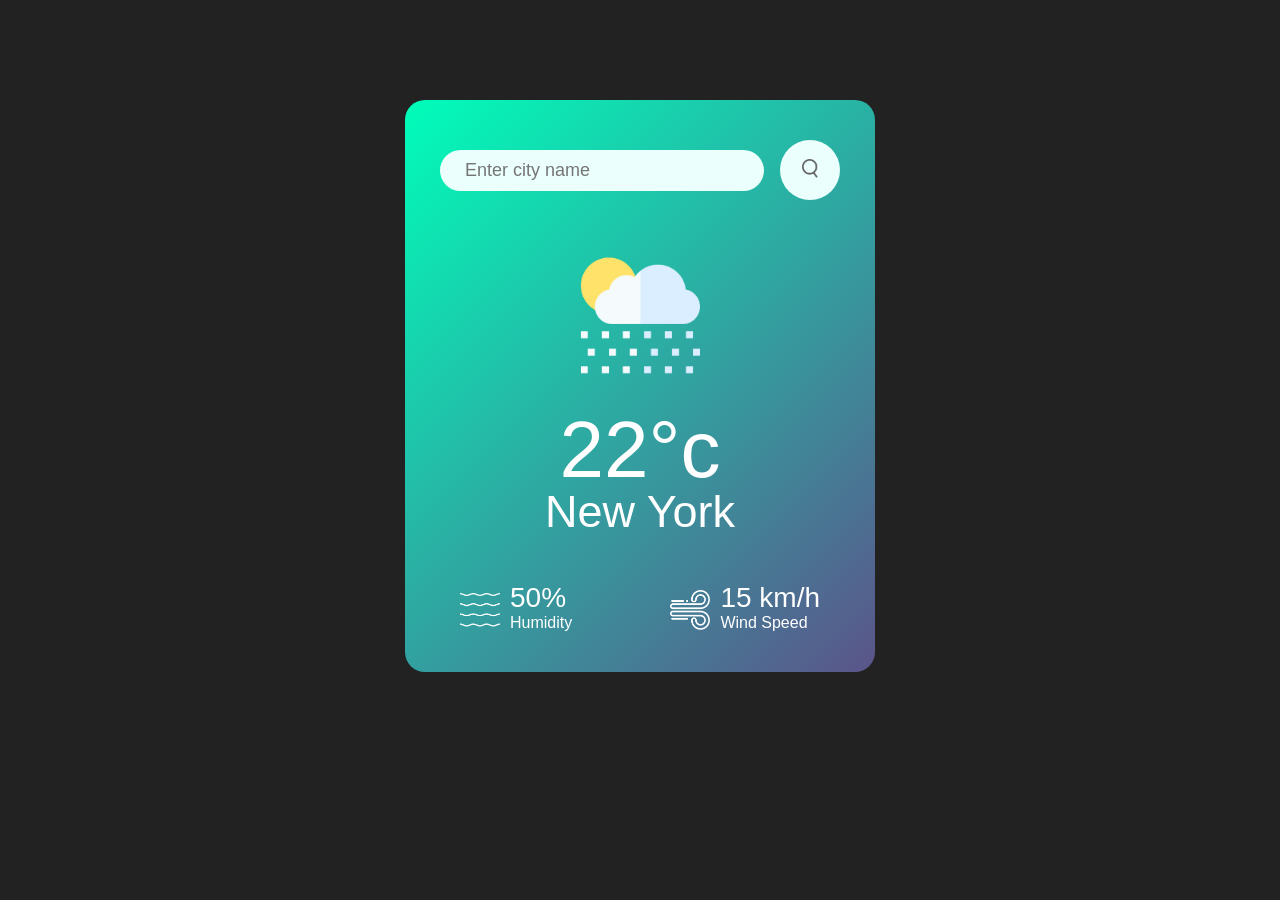
<file: index.html>
<!DOCTYPE html>
<html lang="en">
  <head>
    <meta charset="UTF-8" />
    <meta name="viewport" content="width=device-width, initial-scale=1.0" />
    <title>Document</title>
    <link rel="stylesheet" href="style.css" />
  </head>
  <body>
    <div class="card">
      <div class="search">
        <input type="text" placeholder="Enter city name" spellcheck="false" />
        <button><img src="./images/search.png" /></button>
      </div>

      <div class="weather">
        <img src="./images/rain.png" class="weather-icon" />
        <h1 class="temp">22°c</h1>
        <h2 class="city">New York</h2>
        <div class="details">
          <div class="col">
            <img src="./images/humidity.png" />
            <div>
              <p class="humidity">50%</p>
              <p>Humidity</p>
            </div>
          </div>
          <div class="col">
            <img src="./images/wind.png" />
            <div>
              <p class="wind">15 km/h</p>
              <p>Wind Speed</p>
            </div>
          </div>
        </div>
      </div>
    </div>

    <!-- <script>
      const apiKey = "8178b76e6035a7fedc56ace705e70231";
      const apiUrl =
        "https://api.openweathermap.org/data/2.5/weather?units=metric&q=";
      const searchBox = document.querySelector(".search input");
      const searchBtn = document.querySelector(".search button");

      async function checkWeather() {
        const response = await fetch(apiUrl + city + `&appid=${apiKey}`);
        const data = await response.json();
        console.log(data);

        document.querySelector(".city").innerHTML = data.name;
        document.querySelector(".temp").innerHTML =
          Math.round(data.main.temp) + "°c";
        document.querySelector(".humidity").innerHTML =
          data.main.humidity + "%";
        document.querySelector(".wind").innerHTML = data.wind.speed + " km/h";
      }

      searchBtn.addEventListener("click", () => {
        checkWeather(searchBox.value);
      });
    </script> -->
    <script>
      const apiKey = "8178b76e6035a7fedc56ace705e70231";
      const apiUrl =
        "https://api.openweathermap.org/data/2.5/weather?units=metric&q=";

      const searchBox = document.querySelector(".search input");
      const searchBtn = document.querySelector(".search button");

      async function checkWeather(city) {
        const response = await fetch(apiUrl + city + `&appid=${apiKey}`);
        const data = await response.json();

        console.log(data);

        document.querySelector(".city").innerHTML = data.name;
        document.querySelector(".temp").innerHTML =
          Math.round(data.main.temp) + "°c";
        document.querySelector(".humidity").innerHTML =
          data.main.humidity + "%";
        document.querySelector(".wind").innerHTML = data.wind.speed + " km/h";
      }

      searchBtn.addEventListener("click", () => {
        checkWeather(searchBox.value);
      });
    </script>
  </body>
</html>
</file>
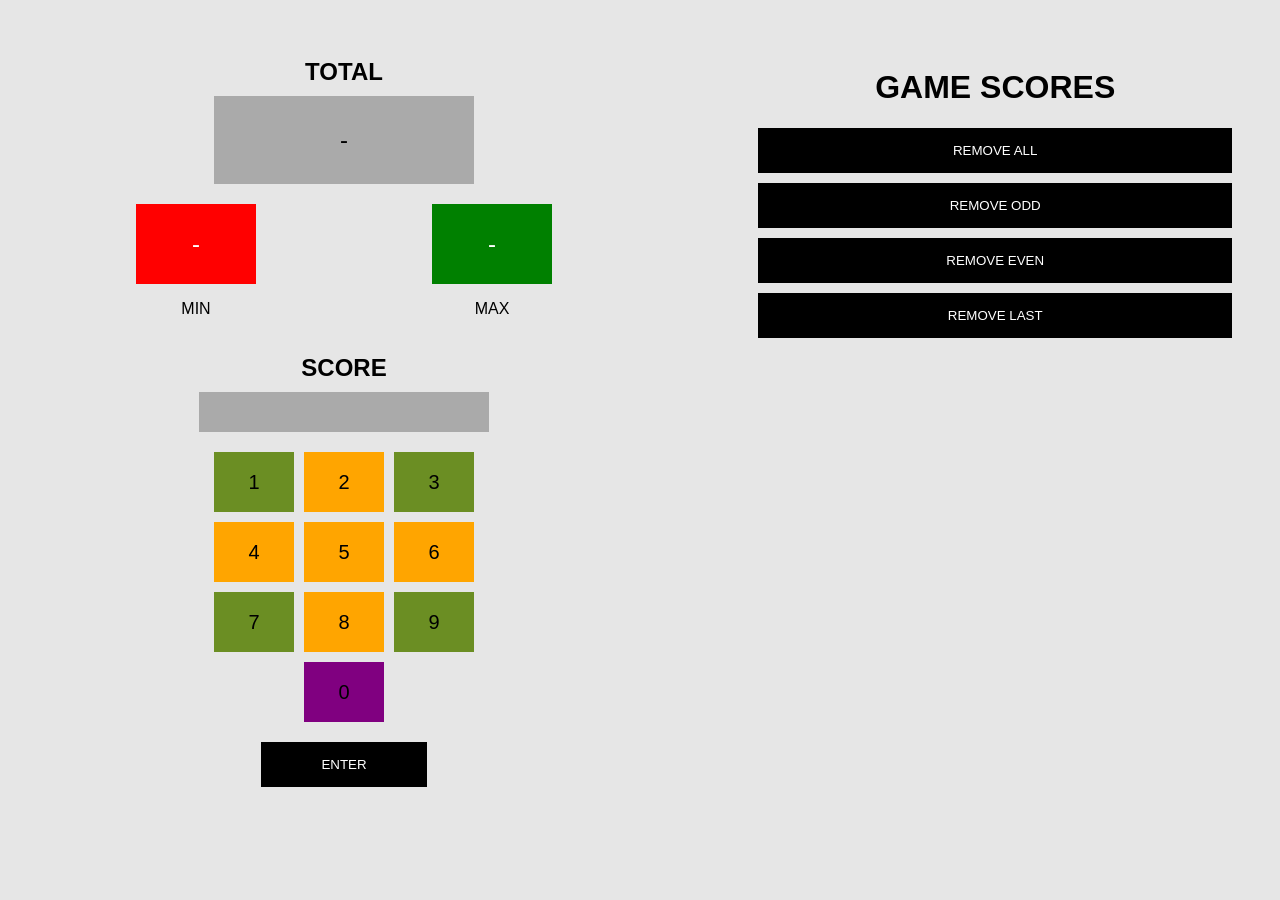
<file: EventListners(ScoreCardGame)/index.html>
<!doctype html>
<html lang="en">
  <head>
    <meta charset="UTF-8" />
    <meta name="viewport" content="width=device-width, initial-scale=1.0" />
    <link href="index.css" />
    <title>Score Game</title>
  </head>
  <style>
    body {
      font-family: Arial, sans-serif;
      background: #e6e6e6;
      display: flex;
      justify-content: space-between;
      padding: 40px;
    }

    .left {
      width: 50%;
      text-align: center;
    }

    .right {
      width: 40%;
    }
    .right h3 {
      text-align: center;
    }

    h2 {
      margin: 10px 0;
    }

    .box {
      background: #aaa;
      padding: 30px;
      margin: 10px auto;
      width: 200px;
      font-size: 24px;
    }

    .min-max {
      display: flex;
      justify-content: space-around;
      margin: 20px 0;
    }

    .min,
    .max {
      width: 120px;
      height: 80px;
      display: flex;
      align-items: center;
      justify-content: center;
      font-size: 24px;
      color: white;
    }

    .min {
      background: red;
    }
    .max {
      background: green;
    }

    .score-box {
      background: #aaa;
      width: 250px;
      margin: 10px auto;
      padding: 20px;
      font-size: 30px;
    }

    .keypad {
      display: grid;
      grid-template-columns: repeat(3, 80px);
      gap: 10px;
      justify-content: center;
      margin-top: 20px;
    }

    .keypad button {
      height: 60px;
      font-size: 20px;
      border: none;
      cursor: pointer;
      color: black;
    }

    .odd {
      background: #6b8e23;
    }
    .even {
      background: orange;
    }
    .zero {
      background: purple;
      color: white;
      grid-column: 2;
    }

    .enter {
      margin-top: 20px;
      background: black;
      color: white;
      padding: 15px 60px;
      border: none;
      cursor: pointer;
    }

    .right h1 {
      text-align: center;
    }

    ul {
      list-style: none;
      padding: 0;
      font-size: 20px;
      text-align: center;
    }

    .actions button {
      display: block;
      width: 100%;
      margin: 10px 0;
      padding: 15px;
      background: black;
      color: white;
      border: none;
      cursor: pointer;
    }
  </style>
  <body>
    <div class="left">
      <h2>TOTAL</h2>
      <div class="box" id="total" onClick="total()">-</div>

      <div class="min-max">
        <div>
          <div class="min" id="min">-</div>
          <p>MIN</p>
        </div>
        <div>
          <div class="max" id="max">-</div>
          <p>MAX</p>
        </div>
      </div>

      <h2>SCORE</h2>
      <div class="score-box" id="score"></div>

      <div class="keypad">
        <button class="odd">1</button>
        <button class="even">2</button>
        <button class="odd">3</button>
        <button class="even">4</button>
        <button class="even">5</button>
        <button class="even">6</button>
        <button class="odd">7</button>
        <button class="even">8</button>
        <button class="odd">9</button>
        <button class="zero">0</button>
      </div>

      <button class="enter" id="enter">ENTER</button>
    </div>

    <div class="right">
      <h1>GAME SCORES</h1>
      <!-- <h3>Game 1-30</h3>
      <h3>Game 2-50</h3>
      <h3>Game 3-100</h3>
      <h3>Game 4-300</h3>
      <h3>Game 5-20</h3>
      <h3>Game 5-50</h3>
      <h3>Game 5-50</h3> -->
      <ul id="list" style:{{text-align:center}}></ul>

      <div class="actions">
        <!-- <h1>GAME SCORES</h1> -->

        <button id="removeAll" onClick="removeAll()">REMOVE ALL</button>
        <button id="removeOdd" onclick="removeOdd()">REMOVE ODD</button>
        <button id="removeEven" onclick="removeEven()">REMOVE EVEN</button>
        <button id="removeLast" onclick="removeLast()">REMOVE LAST</button>
      </div>
    </div>
  </body>
  <script src="index.js"></script>
</html>
</file>
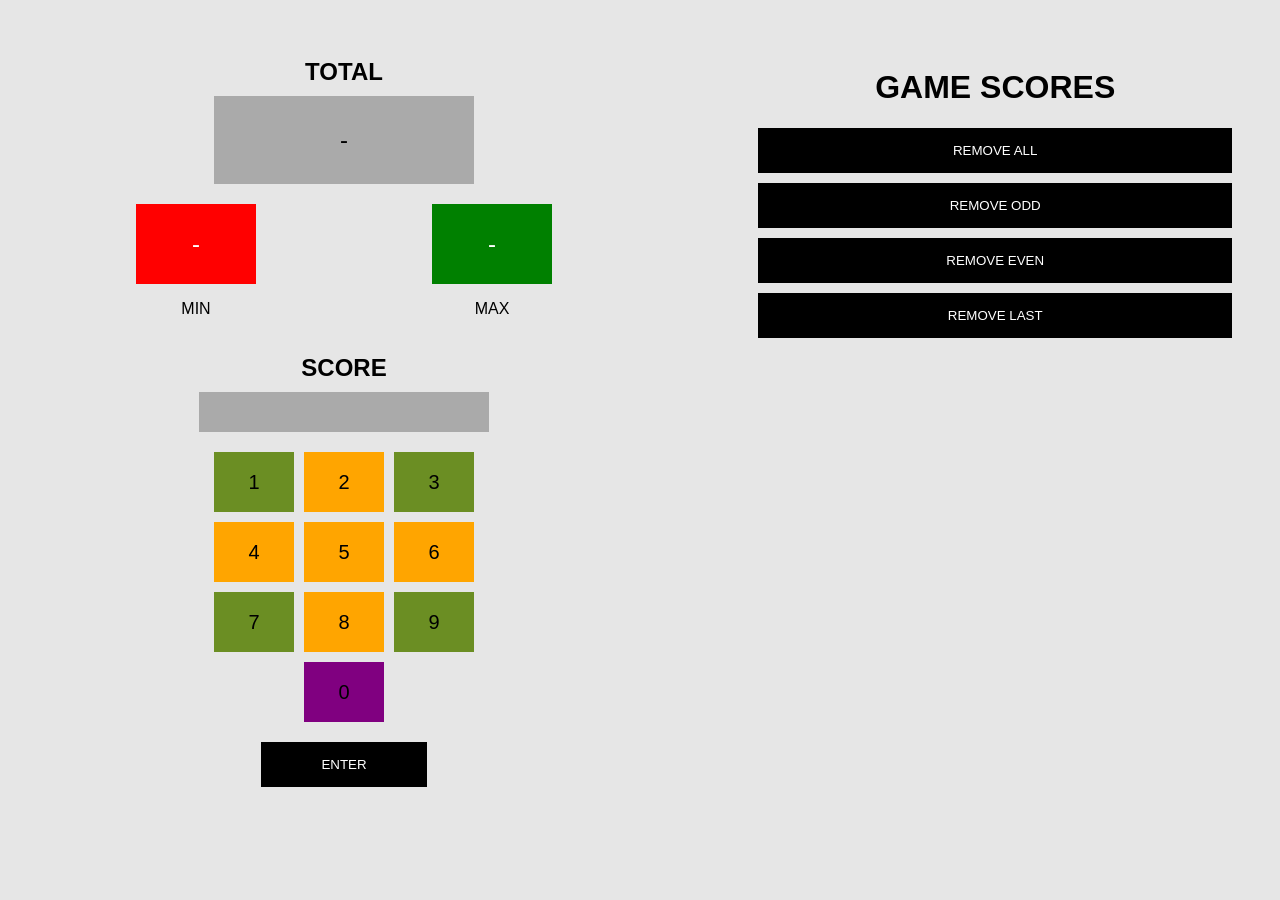
<file: ScoreCardGameTask/index.html>
<!doctype html>
<html lang="en">
  <head>
    <meta charset="UTF-8" />
    <meta name="viewport" content="width=device-width, initial-scale=1.0" />
    <title>Score Game</title>
    <style>
      body {
        font-family: Arial, sans-serif;
        background: #e6e6e6;
        display: flex;
        justify-content: space-between;
        padding: 40px;
      }

      .left {
        width: 50%;
        text-align: center;
      }

      .right {
        width: 40%;
      }
      .right h3 {
        text-align: center;
      }

      h2 {
        margin: 10px 0;
      }

      .box {
        background: #aaa;
        padding: 30px;
        margin: 10px auto;
        width: 200px;
        font-size: 24px;
      }

      .min-max {
        display: flex;
        justify-content: space-around;
        margin: 20px 0;
      }

      .min,
      .max {
        width: 120px;
        height: 80px;
        display: flex;
        align-items: center;
        justify-content: center;
        font-size: 24px;
        color: white;
      }

      .min {
        background: red;
      }
      .max {
        background: green;
      }

      .score-box {
        background: #aaa;
        width: 250px;
        margin: 10px auto;
        padding: 20px;
        font-size: 30px;
      }

      .keypad {
        display: grid;
        grid-template-columns: repeat(3, 80px);
        gap: 10px;
        justify-content: center;
        margin-top: 20px;
      }

      .keypad button {
        height: 60px;
        font-size: 20px;
        border: none;
        cursor: pointer;
        color: black;
      }

      .odd {
        background: #6b8e23;
      }
      .even {
        background: orange;
      }
      .zero {
        background: purple;
        color: white;
        grid-column: 2;
      }

      .enter {
        margin-top: 20px;
        background: black;
        color: white;
        padding: 15px 60px;
        border: none;
        cursor: pointer;
      }

      .right h1 {
        text-align: center;
      }

      ul {
        list-style: none;
        padding: 0;
        font-size: 20px;
        text-align: center;
      }

      .actions button {
        display: block;
        width: 100%;
        margin: 10px 0;
        padding: 15px;
        background: black;
        color: white;
        border: none;
        cursor: pointer;
      }
    </style>
  </head>
  <body>
    <div class="left">
      <h2>TOTAL</h2>
      <div class="box" id="total" onClick="total()">-</div>

      <div class="min-max">
        <div>
          <div class="min" id="min">-</div>
          <p>MIN</p>
        </div>
        <div>
          <div class="max" id="max">-</div>
          <p>MAX</p>
        </div>
      </div>

      <h2>SCORE</h2>
      <div class="score-box" id="score"></div>

      <div class="keypad">
        <button class="odd" onclick="addNumber(1)">1</button>
        <button class="even" onclick="addNumber(2)">2</button>
        <button class="odd" onclick="addNumber(3)">3</button>
        <button class="even" onclick="addNumber(4)">4</button>
        <button class="even" onclick="addNumber(5)">5</button>
        <button class="even" onclick="addNumber(6)">6</button>
        <button class="odd" onclick="addNumber(7)">7</button>
        <button class="even" onclick="addNumber(8)">8</button>
        <button class="odd" onclick="addNumber(9)">9</button>
        <button class="zero" onclick="addNumber(0)">0</button>
      </div>

      <button class="enter" id="enter" onClick="enter()">ENTER</button>
    </div>

    <div class="right">
      <h1>GAME SCORES</h1>
      <!-- <h3>Game 1-30</h3>
      <h3>Game 2-50</h3>
      <h3>Game 3-100</h3>
      <h3>Game 4-300</h3>
      <h3>Game 5-20</h3>
      <h3>Game 5-50</h3>
      <h3>Game 5-50</h3> -->
      <ul id="list" style:{{text-align:center}}></ul>

      <div class="actions">
        <!-- <h1>GAME SCORES</h1> -->

        <button id="removeAll" onClick="removeAll()">REMOVE ALL</button>
        <button id="removeOdd" onclick="removeOdd()">REMOVE ODD</button>
        <button id="removeEven" onclick="removeEven()">REMOVE EVEN</button>
        <button id="removeLast" onclick="removeLast()">REMOVE LAST</button>
      </div>
    </div>

    <!-- <script>
      let current = "";
      let scores = [];

      const scoreBox = document.getElementById("score");
      const totalBox = document.getElementById("total");
      const minBox = document.getElementById("min");
      const maxBox = document.getElementById("max");
      const list = document.getElementById("list");

      // number click
      Array.from(document.querySelectorAll(".keypad button")).forEach((btn) => {
        btn.onclick = () => {
          current += btn.innerText;
          scoreBox.innerText = current;
        };
      });

      // enter
      enter.onclick = () => {
        if (!current) return;
        scores.push(Number(current));
        current = "";
        scoreBox.innerText = "#";
        update();
      };

      function update() {
        if (scores.length === 0) {
          totalBox.innerText = "-";
          minBox.innerText = "-";
          maxBox.innerText = "-";
          list.innerHTML = "";
          return;
        }

        totalBox.innerText = scores.reduce((a, b) => a + b, 0);
        minBox.innerText = Math.min(...scores);
        maxBox.innerText = Math.max(...scores);

        list.innerHTML = "";
        scores.forEach((s, i) => {
          const li = document.createElement("li");
          li.innerText = `Game ${i + 1} - ${s}`;
          list.appendChild(li);
        });
      }

      removeAll.onclick = () => {
        scores = [];
        update();
      };
      removeLast.onclick = () => {
        scores.pop();
        update();
      };
      removeOdd.onclick = () => {
        scores = scores.filter((n) => n % 2 === 0);
        update();
      };
      removeEven.onclick = () => {
        scores = scores.filter((n) => n % 2 !== 0);
        update();
      };
    </script> -->
  </body>
  <script src="index.js"></script>
</html>
</file>
<file: style.css>
* {
  margin: 0;
  padding: 0;
  font-family: poppins, sans-serif;
  box-sizing: border-box;
}
body {
  background-color: #222;
}
.card {
  width: 90%;
  max-width: 470px;
  background: linear-gradient(135deg, #00feba, #5b548a);
  margin: 100px auto 0;
  color: #fff;
  border-radius: 20px;
  padding: 40px 35px;
  text-align: center;
}
.search {
  width: 100%;
  display: flex;
  align-items: center;
  justify-content: space-between;
}
.search input {
  border: 0;
  outline: 0;
  background: #ebfffc;
  color: #555;
  padding: 10px 25px;
  border-radius: 30px;
  flex: 1;
  margin-right: 16px;
  font-size: 18px;
}
.search button {
  border: 0;
  outline: 0;
  background: #ebfffc;
  border-radius: 50%;
  width: 60px;
  height: 60px;
  cursor: pointer;
}
.search button img {
  width: 16px;
}
.weather-icon {
  width: 170px;
  margin-top: 30px;
}
.weather h1 {
  font-size: 80px;
  font-weight: 500;
}
.weather h2 {
  font-size: 45px;
  font-weight: 400;
  margin-top: -10px;
}
.details {
  display: flex;
  align-items: center;
  justify-content: space-between;
  padding: 0 20px;
  margin-top: 50px;
}
.col {
  display: flex;
  align-items: center;
  text-align: left;
}
.col img {
  width: 40px;
  margin-right: 10px;
}
.humidity,
.wind {
  font-size: 28px;
  margin-top: -6px;
}
</file>
